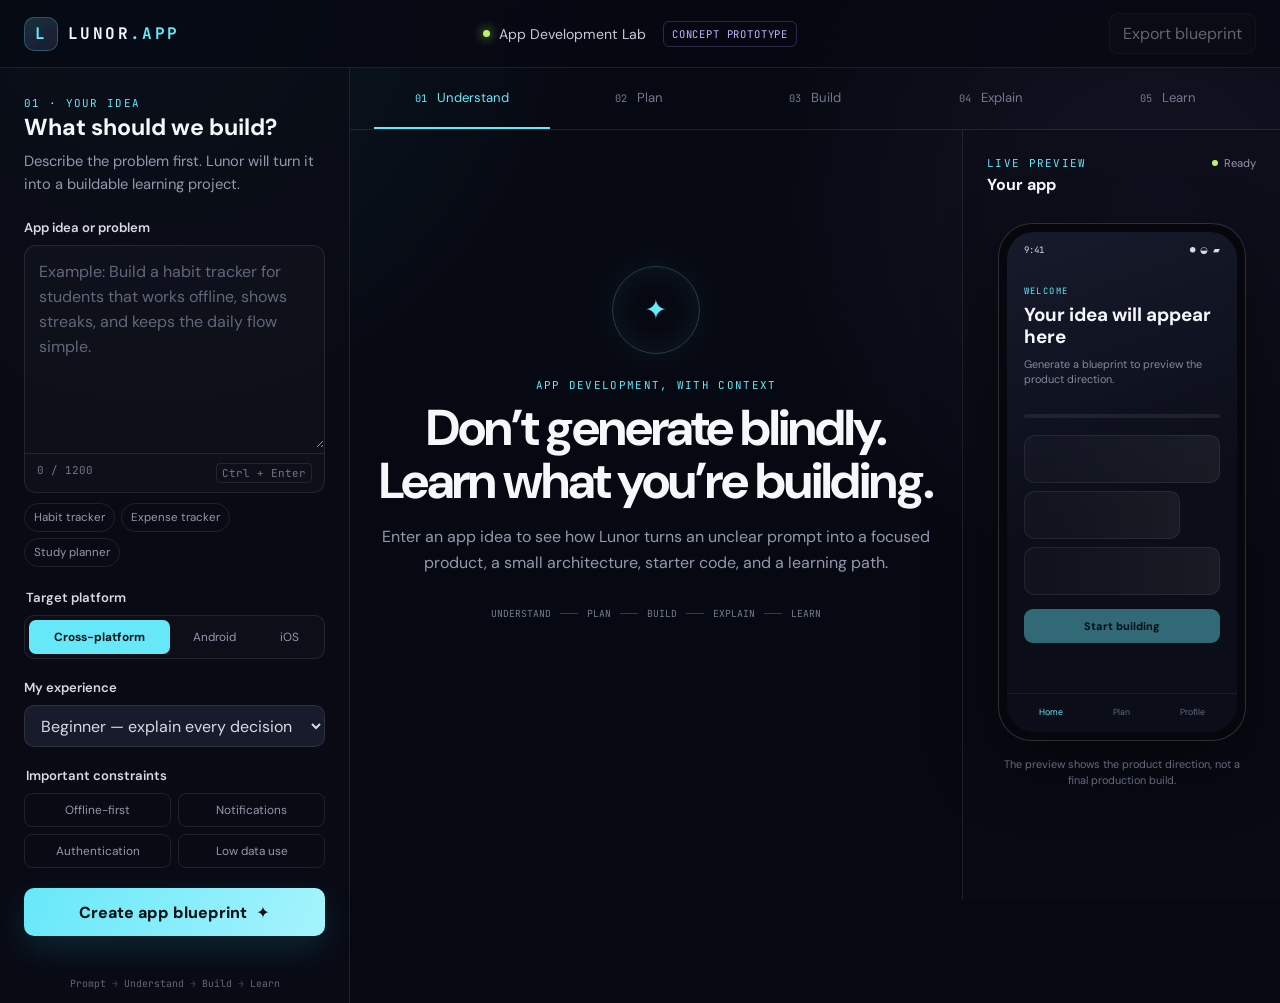
<file: index.html>
<!doctype html>
<html lang="en">
  <head>
    <meta charset="utf-8" />
    <meta name="viewport" content="width=device-width, initial-scale=1" />
    <meta http-equiv="refresh" content="0; url=./static/" />
    <title>Lunor App Studio</title>
  </head>
  <body>
    <p>Opening <a href="./static/">Lunor App Studio</a>…</p>
  </body>
</html>
</file>
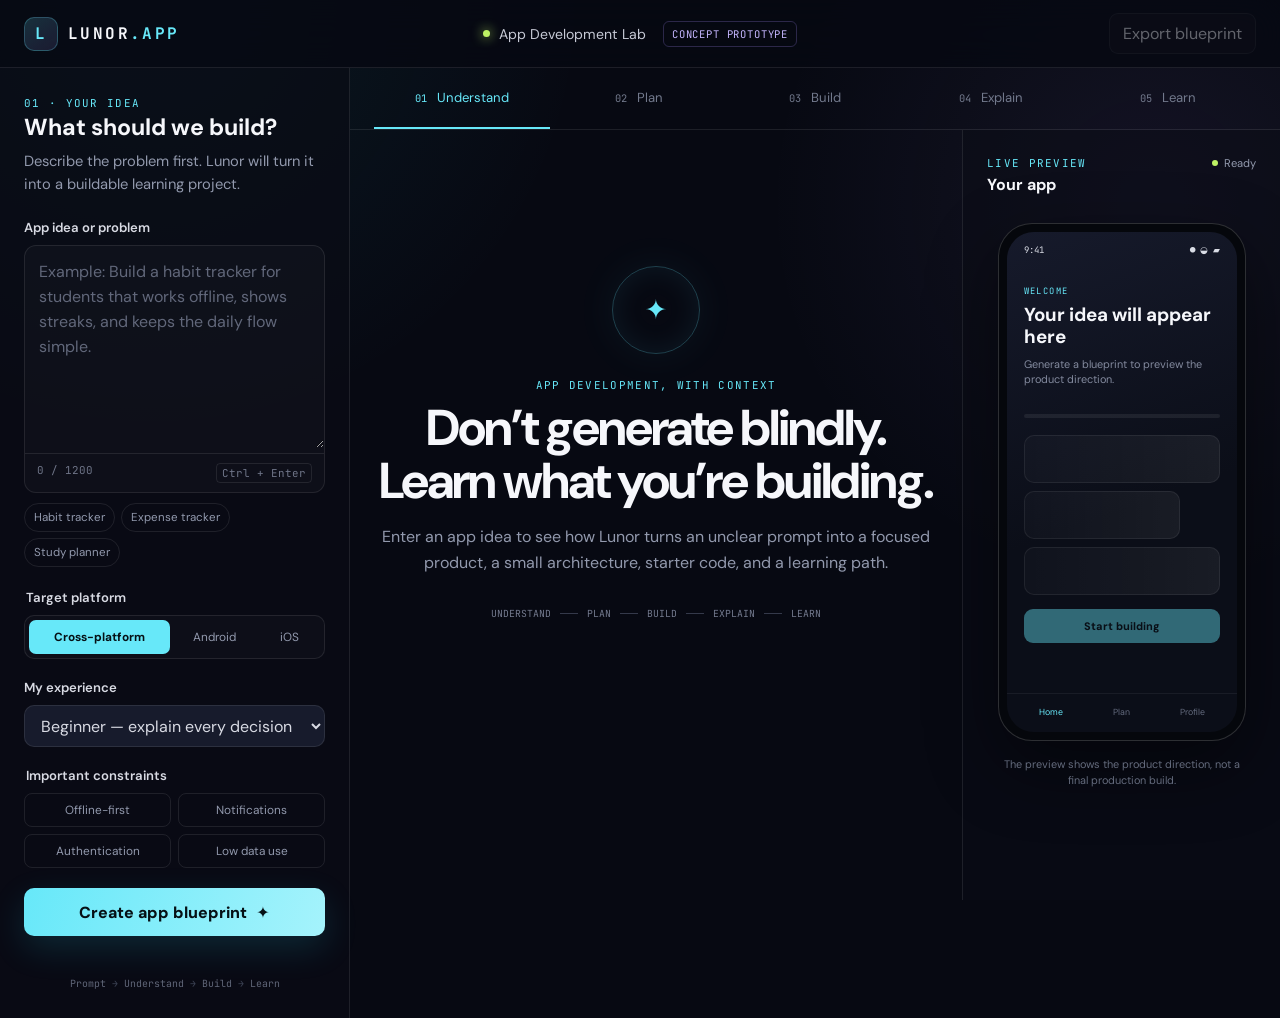
<file: static/index.html>
<!doctype html>
<html lang="en">
  <head>
    <meta charset="utf-8" />
    <meta name="viewport" content="width=device-width, initial-scale=1" />
    <meta
      name="description"
      content="Lunor App Studio turns an app idea into a plan, starter build, explanation, and learning path."
    />
    <title>Lunor App Studio — Concept Prototype</title>
    <link rel="icon" href="./favicon.svg" type="image/svg+xml" />
    <link rel="preconnect" href="https://fonts.googleapis.com" />
    <link rel="preconnect" href="https://fonts.gstatic.com" crossorigin />
    <link
      href="https://fonts.googleapis.com/css2?family=DM+Sans:wght@400;500;600;700&family=JetBrains+Mono:wght@400;500;600&display=swap"
      rel="stylesheet"
    />
    <link rel="stylesheet" href="./styles.css" />
  </head>
  <body>
    <div class="ambient ambient-one"></div>
    <div class="ambient ambient-two"></div>

    <header class="topbar">
      <a class="brand" href="#" aria-label="Lunor App Studio home">
        <span class="brand-mark">L</span>
        <span>LUNOR<span class="brand-muted">.APP</span></span>
      </a>
      <div class="topbar-center">
        <span class="status-dot"></span>
        <span>App Development Lab</span>
        <span class="prototype-pill">CONCEPT PROTOTYPE</span>
      </div>
      <button class="ghost-button" id="exportButton" type="button" disabled>
        Export blueprint
      </button>
    </header>

    <main class="app-shell">
      <aside class="brief-panel" aria-label="App idea controls">
        <div class="panel-heading">
          <p class="kicker">01 · YOUR IDEA</p>
          <h1>What should we build?</h1>
          <p>Describe the problem first. Lunor will turn it into a buildable learning project.</p>
        </div>

        <label class="field-label" for="ideaInput">App idea or problem</label>
        <div class="prompt-box">
          <textarea
            id="ideaInput"
            rows="7"
            maxlength="1200"
            placeholder="Example: Build a habit tracker for students that works offline, shows streaks, and keeps the daily flow simple."
          ></textarea>
          <div class="prompt-footer">
            <span id="charCount">0 / 1200</span>
            <span class="shortcut">Ctrl + Enter</span>
          </div>
        </div>

        <div class="example-row" aria-label="Example prompts">
          <button class="prompt-chip" type="button" data-prompt="Build a habit tracker for students that works offline, shows streaks, and keeps the daily flow simple.">Habit tracker</button>
          <button class="prompt-chip" type="button" data-prompt="Create an expense tracker for college students with simple budgets and weekly spending insights.">Expense tracker</button>
          <button class="prompt-chip" type="button" data-prompt="Plan a study app that turns an exam syllabus into short daily revision sessions.">Study planner</button>
        </div>

        <fieldset class="control-group">
          <legend>Target platform</legend>
          <div class="segmented-control">
            <label><input type="radio" name="platform" value="cross-platform" checked /><span>Cross-platform</span></label>
            <label><input type="radio" name="platform" value="android" /><span>Android</span></label>
            <label><input type="radio" name="platform" value="ios" /><span>iOS</span></label>
          </div>
        </fieldset>

        <div class="control-group">
          <label class="field-label" for="experienceSelect">My experience</label>
          <select id="experienceSelect">
            <option value="beginner">Beginner — explain every decision</option>
            <option value="intermediate">Intermediate — focus on structure</option>
            <option value="advanced">Advanced — include trade-offs</option>
          </select>
        </div>

        <fieldset class="control-group">
          <legend>Important constraints</legend>
          <div class="constraint-grid">
            <label><input type="checkbox" value="offline-first" /><span>Offline-first</span></label>
            <label><input type="checkbox" value="notifications" /><span>Notifications</span></label>
            <label><input type="checkbox" value="authentication" /><span>Authentication</span></label>
            <label><input type="checkbox" value="low-data" /><span>Low data use</span></label>
          </div>
        </fieldset>

        <div class="generate-wrap">
          <button class="primary-button" id="generateButton" type="button">
            <span>Create app blueprint</span>
            <span aria-hidden="true">✦</span>
          </button>
          <p class="form-error" id="formError" role="alert"></p>
        </div>

        <div class="how-it-works">
          <span>Prompt</span><b>→</b><span>Understand</span><b>→</b><span>Build</span><b>→</b><span>Learn</span>
        </div>
      </aside>

      <section class="workspace" aria-label="Generated app workspace">
        <nav class="stage-nav" aria-label="Blueprint stages">
          <button class="stage-tab active" type="button" data-stage="understand"><span>01</span> Understand</button>
          <button class="stage-tab" type="button" data-stage="plan"><span>02</span> Plan</button>
          <button class="stage-tab" type="button" data-stage="build"><span>03</span> Build</button>
          <button class="stage-tab" type="button" data-stage="explain"><span>04</span> Explain</button>
          <button class="stage-tab" type="button" data-stage="learn"><span>05</span> Learn</button>
        </nav>

        <div class="workspace-grid">
          <div class="stage-surface" id="stageContent">
            <div class="empty-state">
              <div class="empty-orbit" aria-hidden="true"><span>✦</span></div>
              <p class="kicker">APP DEVELOPMENT, WITH CONTEXT</p>
              <h2>Don’t generate blindly.<br />Learn what you’re building.</h2>
              <p>
                Enter an app idea to see how Lunor turns an unclear prompt into a focused product,
                a small architecture, starter code, and a learning path.
              </p>
              <div class="empty-steps" aria-label="Five-stage workflow">
                <span>UNDERSTAND</span><i></i><span>PLAN</span><i></i><span>BUILD</span><i></i><span>EXPLAIN</span><i></i><span>LEARN</span>
              </div>
            </div>
          </div>

          <aside class="preview-panel" aria-label="Interactive app preview">
            <div class="preview-heading">
              <div>
                <p class="kicker">LIVE PREVIEW</p>
                <h2 id="previewTitle">Your app</h2>
              </div>
              <span class="preview-status"><span></span> Ready</span>
            </div>

            <div class="phone-frame" aria-label="Generated mobile app preview">
              <div class="phone-screen">
                <div class="phone-status"><span>9:41</span><span>● ◒ ▰</span></div>
                <div class="phone-content">
                  <p class="phone-eyebrow" id="phoneEyebrow">WELCOME</p>
                  <h3 id="phoneGreeting">Your idea will appear here</h3>
                  <p id="phoneSubtitle">Generate a blueprint to preview the product direction.</p>
                  <div class="mini-progress"><span id="miniProgress"></span></div>
                  <div class="phone-card-list" id="phoneCards">
                    <div class="phone-card skeleton"></div>
                    <div class="phone-card skeleton short"></div>
                    <div class="phone-card skeleton"></div>
                  </div>
                  <button class="phone-action" id="phoneAction" type="button" disabled>Start building</button>
                </div>
                <div class="phone-tabs" id="phoneTabs">
                  <span class="active">Home</span><span>Plan</span><span>Profile</span>
                </div>
              </div>
            </div>
            <p class="preview-note">The preview shows the product direction, not a final production build.</p>
          </aside>
        </div>
      </section>
    </main>

    <div class="toast" id="toast" role="status" aria-live="polite"></div>
    <script src="./app.js"></script>
  </body>
</html>
</file>
<file: static/styles.css>
:root {
  color-scheme: dark;
  --bg: #070912;
  --panel: rgba(15, 18, 31, 0.88);
  --panel-strong: #111525;
  --panel-soft: #171b2c;
  --line: rgba(255, 255, 255, 0.09);
  --line-bright: rgba(103, 232, 249, 0.25);
  --text: #f6f7fb;
  --muted: #9299ad;
  --cyan: #67e8f9;
  --cyan-strong: #22d3ee;
  --violet: #a78bfa;
  --lime: #bef264;
  --danger: #fb7185;
  --mono: "JetBrains Mono", monospace;
  --sans: "DM Sans", system-ui, sans-serif;
}

* { box-sizing: border-box; }

html { min-width: 320px; background: var(--bg); }

body {
  margin: 0;
  min-height: 100vh;
  overflow-x: hidden;
  color: var(--text);
  background:
    radial-gradient(circle at 12% 0%, rgba(34, 211, 238, 0.08), transparent 27rem),
    radial-gradient(circle at 90% 20%, rgba(167, 139, 250, 0.08), transparent 24rem),
    var(--bg);
  font-family: var(--sans);
  font-size: 16px;
}

button, textarea, select, input { font: inherit; }
button, select, label { -webkit-tap-highlight-color: transparent; }
button { color: inherit; }

.ambient {
  position: fixed;
  z-index: -1;
  border-radius: 999px;
  filter: blur(80px);
  pointer-events: none;
  opacity: 0.16;
}
.ambient-one { width: 22rem; height: 22rem; top: -11rem; left: 22%; background: var(--cyan); }
.ambient-two { width: 20rem; height: 20rem; right: -8rem; bottom: 2rem; background: var(--violet); }

.topbar {
  position: sticky;
  top: 0;
  z-index: 20;
  height: 68px;
  padding: 0 24px;
  display: grid;
  grid-template-columns: 1fr auto 1fr;
  align-items: center;
  border-bottom: 1px solid var(--line);
  background: rgba(7, 9, 18, 0.84);
  backdrop-filter: blur(18px);
}

.brand {
  display: inline-flex;
  width: fit-content;
  align-items: center;
  gap: 10px;
  color: var(--text);
  text-decoration: none;
  font-family: var(--mono);
  font-weight: 700;
  letter-spacing: 0.15em;
}
.brand-mark {
  width: 34px;
  height: 34px;
  display: grid;
  place-items: center;
  border: 1px solid var(--line-bright);
  border-radius: 10px;
  background: linear-gradient(145deg, rgba(103, 232, 249, 0.18), rgba(167, 139, 250, 0.13));
  color: var(--cyan);
}
.brand-muted { color: var(--cyan); }

.topbar-center {
  display: flex;
  align-items: center;
  gap: 9px;
  color: #c7cad6;
  font-size: 0.88rem;
}
.status-dot { width: 7px; height: 7px; border-radius: 50%; background: var(--lime); box-shadow: 0 0 12px var(--lime); }
.prototype-pill {
  margin-left: 8px;
  padding: 5px 8px;
  border: 1px solid rgba(167, 139, 250, 0.24);
  border-radius: 6px;
  color: #c4b5fd;
  font-family: var(--mono);
  font-size: 0.66rem;
  letter-spacing: 0.08em;
}

.ghost-button {
  justify-self: end;
  border: 1px solid var(--line);
  border-radius: 9px;
  padding: 9px 13px;
  background: rgba(255, 255, 255, 0.03);
  cursor: pointer;
}
.ghost-button:hover:not(:disabled) { border-color: var(--line-bright); background: rgba(103, 232, 249, 0.07); }
.ghost-button:disabled { opacity: 0.38; cursor: not-allowed; }

.app-shell {
  min-height: calc(100vh - 68px);
  display: grid;
  grid-template-columns: 350px minmax(0, 1fr);
}

.brief-panel {
  position: relative;
  padding: 28px 24px;
  border-right: 1px solid var(--line);
  background: rgba(10, 12, 22, 0.72);
}
.panel-heading h1, .preview-heading h2 { margin: 4px 0 8px; }
.panel-heading h1 { font-size: 1.45rem; line-height: 1.2; }
.panel-heading p:last-child { margin: 0 0 24px; color: var(--muted); line-height: 1.55; font-size: 0.92rem; }
.kicker { margin: 0; color: var(--cyan); font-family: var(--mono); font-size: 0.68rem; letter-spacing: 0.12em; }

.field-label, .control-group legend {
  display: block;
  margin: 0 0 9px;
  color: #d8dae3;
  font-size: 0.82rem;
  font-weight: 600;
}
.prompt-box {
  overflow: hidden;
  border: 1px solid var(--line);
  border-radius: 12px;
  background: rgba(255, 255, 255, 0.025);
  transition: border-color 160ms ease, box-shadow 160ms ease;
}
.prompt-box:focus-within { border-color: rgba(103, 232, 249, 0.5); box-shadow: 0 0 0 3px rgba(103, 232, 249, 0.07); }
textarea {
  width: 100%;
  min-height: 145px;
  resize: vertical;
  border: 0;
  outline: 0;
  padding: 14px;
  color: var(--text);
  background: transparent;
  line-height: 1.55;
}
textarea::placeholder { color: #61677a; }
.prompt-footer { display: flex; justify-content: space-between; padding: 9px 12px; border-top: 1px solid var(--line); color: #6f7588; font-family: var(--mono); font-size: 0.68rem; }
.shortcut { padding: 2px 5px; border: 1px solid var(--line); border-radius: 4px; }

.example-row { display: flex; flex-wrap: wrap; gap: 6px; margin: 10px 0 22px; }
.prompt-chip {
  border: 1px solid var(--line);
  border-radius: 999px;
  padding: 6px 9px;
  background: transparent;
  color: var(--muted);
  font-size: 0.72rem;
  cursor: pointer;
}
.prompt-chip:hover { border-color: var(--line-bright); color: var(--cyan); }

.control-group { margin: 0 0 20px; padding: 0; border: 0; }
.segmented-control { display: grid; grid-template-columns: 1.4fr 0.8fr 0.6fr; gap: 5px; padding: 4px; border: 1px solid var(--line); border-radius: 10px; background: rgba(255, 255, 255, 0.02); }
.segmented-control label, .constraint-grid label { cursor: pointer; }
.segmented-control input, .constraint-grid input { position: absolute; opacity: 0; pointer-events: none; }
.segmented-control span { display: grid; place-items: center; min-height: 34px; border-radius: 7px; color: var(--muted); font-size: 0.74rem; }
.segmented-control input:checked + span { color: #051015; background: var(--cyan); font-weight: 700; }

select {
  width: 100%;
  min-height: 42px;
  border: 1px solid var(--line);
  border-radius: 10px;
  padding: 0 12px;
  outline: 0;
  color: #d8dae3;
  background: var(--panel-soft);
}
select:focus { border-color: rgba(103, 232, 249, 0.5); }

.constraint-grid { display: grid; grid-template-columns: 1fr 1fr; gap: 7px; }
.constraint-grid span { display: flex; align-items: center; justify-content: center; min-height: 34px; border: 1px solid var(--line); border-radius: 8px; color: var(--muted); font-size: 0.74rem; }
.constraint-grid input:checked + span { border-color: rgba(167, 139, 250, 0.45); color: #ddd6fe; background: rgba(167, 139, 250, 0.11); }

.primary-button {
  width: 100%;
  min-height: 48px;
  display: flex;
  align-items: center;
  justify-content: center;
  gap: 9px;
  border: 0;
  border-radius: 10px;
  color: #061015;
  background: linear-gradient(110deg, var(--cyan), #a5f3fc);
  box-shadow: 0 12px 34px rgba(34, 211, 238, 0.15);
  font-weight: 800;
  cursor: pointer;
}
.primary-button:hover { transform: translateY(-1px); box-shadow: 0 15px 38px rgba(34, 211, 238, 0.22); }
.primary-button:disabled { opacity: 0.55; cursor: progress; transform: none; }
.form-error { min-height: 18px; margin: 7px 0 0; color: var(--danger); font-size: 0.76rem; }
.how-it-works { display: flex; flex-wrap: wrap; align-items: center; justify-content: center; gap: 6px; margin-top: 16px; color: #606678; font-family: var(--mono); font-size: 0.62rem; }
.how-it-works b { color: #3d4355; }

.workspace { min-width: 0; }
.stage-nav {
  min-height: 62px;
  display: grid;
  grid-template-columns: repeat(5, minmax(0, 1fr));
  padding: 0 24px;
  border-bottom: 1px solid var(--line);
}
.stage-tab {
  position: relative;
  border: 0;
  border-bottom: 2px solid transparent;
  background: transparent;
  color: #72798c;
  cursor: pointer;
  font-size: 0.82rem;
}
.stage-tab span { margin-right: 6px; font-family: var(--mono); font-size: 0.65rem; }
.stage-tab:hover { color: #cbd0dc; }
.stage-tab.active { color: var(--cyan); border-bottom-color: var(--cyan); }
.stage-tab.complete::after { content: ""; position: absolute; top: 15px; right: 13px; width: 5px; height: 5px; border-radius: 50%; background: var(--lime); }

.workspace-grid { min-height: calc(100vh - 130px); display: grid; grid-template-columns: minmax(0, 1fr) 318px; }
.stage-surface { min-width: 0; padding: 28px; overflow: auto; }
.preview-panel { padding: 26px 24px; border-left: 1px solid var(--line); background: rgba(10, 12, 22, 0.52); }
.preview-heading { display: flex; align-items: start; justify-content: space-between; margin-bottom: 20px; }
.preview-heading h2 { font-size: 1rem; }
.preview-status { display: inline-flex; align-items: center; gap: 6px; color: var(--muted); font-size: 0.7rem; }
.preview-status span { width: 6px; height: 6px; border-radius: 50%; background: var(--lime); }

.phone-frame { width: 248px; margin: 0 auto; padding: 8px; border: 1px solid rgba(255, 255, 255, 0.16); border-radius: 34px; background: #05070c; box-shadow: 0 26px 70px rgba(0, 0, 0, 0.45); }
.phone-screen { min-height: 500px; overflow: hidden; display: flex; flex-direction: column; border-radius: 27px; background: linear-gradient(160deg, #161a2b, #0b0e18 55%); }
.phone-status { display: flex; justify-content: space-between; padding: 12px 17px 9px; color: #d9dce5; font-family: var(--mono); font-size: 0.56rem; }
.phone-content { flex: 1; padding: 20px 17px 12px; }
.phone-eyebrow { margin: 0 0 7px; color: var(--cyan); font-family: var(--mono); font-size: 0.55rem; letter-spacing: 0.16em; }
.phone-content h3 { margin: 0 0 8px; font-size: 1.18rem; line-height: 1.18; }
.phone-content > p:not(.phone-eyebrow) { min-height: 40px; margin: 0; color: #838a9e; font-size: 0.68rem; line-height: 1.45; }
.mini-progress { height: 4px; margin: 17px 0; overflow: hidden; border-radius: 999px; background: rgba(255, 255, 255, 0.07); }
.mini-progress span { display: block; width: 0; height: 100%; border-radius: inherit; background: linear-gradient(90deg, var(--cyan), var(--violet)); transition: width 500ms ease; }
.phone-card-list { display: grid; gap: 8px; }
.phone-card { display: flex; align-items: center; gap: 9px; min-height: 48px; padding: 10px; border: 1px solid rgba(255, 255, 255, 0.07); border-radius: 10px; background: rgba(255, 255, 255, 0.035); }
.phone-card .card-check { width: 20px; height: 20px; display: grid; place-items: center; flex: 0 0 auto; border: 1px solid rgba(103, 232, 249, 0.35); border-radius: 6px; color: var(--cyan); font-size: 0.62rem; }
.phone-card strong { display: block; font-size: 0.68rem; }
.phone-card small { color: #686f82; font-size: 0.55rem; }
.phone-card.skeleton { min-height: 48px; background: linear-gradient(90deg, rgba(255,255,255,.025), rgba(255,255,255,.06), rgba(255,255,255,.025)); background-size: 200% 100%; animation: shimmer 1.8s infinite; }
.phone-card.skeleton.short { width: 80%; }
.phone-action { width: 100%; margin-top: 14px; padding: 10px; border: 0; border-radius: 9px; color: #071015; background: var(--cyan); font-size: 0.68rem; font-weight: 800; }
.phone-action:disabled { opacity: 0.42; }
.phone-tabs { display: grid; grid-template-columns: repeat(3, 1fr); padding: 12px 9px 14px; border-top: 1px solid rgba(255, 255, 255, 0.06); color: #646b7e; font-size: 0.55rem; text-align: center; }
.phone-tabs .active { color: var(--cyan); }
.preview-note { max-width: 250px; margin: 16px auto 0; color: #646b7d; font-size: 0.68rem; line-height: 1.45; text-align: center; }

.empty-state { max-width: 650px; min-height: 570px; margin: auto; display: flex; flex-direction: column; align-items: center; justify-content: center; text-align: center; }
.empty-orbit { width: 88px; height: 88px; display: grid; place-items: center; margin-bottom: 24px; border: 1px solid rgba(103, 232, 249, 0.25); border-radius: 50%; box-shadow: inset 0 0 30px rgba(103, 232, 249, 0.08), 0 0 45px rgba(103, 232, 249, 0.06); }
.empty-orbit span { color: var(--cyan); font-size: 1.7rem; }
.empty-state h2 { margin: 10px 0 15px; font-size: clamp(1.8rem, 4vw, 3.15rem); line-height: 1.06; letter-spacing: -0.04em; }
.empty-state > p:not(.kicker) { max-width: 560px; margin: 0; color: var(--muted); line-height: 1.65; }
.empty-steps { display: flex; align-items: center; gap: 9px; margin-top: 31px; color: #737a8e; font-family: var(--mono); font-size: 0.61rem; }
.empty-steps i { width: 18px; height: 1px; background: #34394a; }

.stage-header { display: flex; align-items: start; justify-content: space-between; gap: 18px; margin-bottom: 25px; }
.stage-header h2 { margin: 5px 0 7px; font-size: clamp(1.5rem, 3vw, 2.15rem); letter-spacing: -0.025em; }
.stage-header p:last-child { max-width: 630px; margin: 0; color: var(--muted); line-height: 1.55; }
.confidence { flex: 0 0 auto; padding: 7px 9px; border: 1px solid rgba(190, 242, 100, 0.2); border-radius: 8px; color: var(--lime); font-family: var(--mono); font-size: 0.66rem; }

.content-grid { display: grid; grid-template-columns: repeat(2, minmax(0, 1fr)); gap: 12px; }
.info-card { min-width: 0; padding: 17px; border: 1px solid var(--line); border-radius: 12px; background: rgba(255, 255, 255, 0.025); }
.info-card.span-two { grid-column: 1 / -1; }
.info-card .card-label { margin: 0 0 8px; color: var(--violet); font-family: var(--mono); font-size: 0.64rem; letter-spacing: 0.1em; }
.info-card h3 { margin: 0 0 8px; font-size: 0.98rem; }
.info-card p { margin: 0; color: #a1a7b8; line-height: 1.55; font-size: 0.84rem; }
.clean-list { display: grid; gap: 9px; margin: 0; padding: 0; list-style: none; }
.clean-list li { position: relative; padding-left: 17px; color: #a8aebd; font-size: 0.82rem; line-height: 1.5; }
.clean-list li::before { content: ""; position: absolute; top: 0.58em; left: 0; width: 6px; height: 6px; border-radius: 2px; background: var(--cyan); }

.stage-footer { display: flex; align-items: center; justify-content: space-between; gap: 12px; margin-top: 20px; padding-top: 18px; border-top: 1px solid var(--line); }
.stage-footer p { margin: 0; color: #646b7d; font-size: 0.72rem; }
.next-button { border: 1px solid rgba(103, 232, 249, 0.25); border-radius: 9px; padding: 9px 13px; background: rgba(103, 232, 249, 0.09); color: var(--cyan); cursor: pointer; }
.next-button:hover { background: rgba(103, 232, 249, 0.15); }

.stack-grid { display: grid; grid-template-columns: repeat(2, minmax(0, 1fr)); gap: 9px; }
.stack-item { padding: 13px; border: 1px solid var(--line); border-radius: 9px; background: rgba(0,0,0,.12); }
.stack-item small { display: block; margin-bottom: 5px; color: #6d7487; font-family: var(--mono); font-size: 0.61rem; text-transform: uppercase; }
.stack-item strong { font-size: 0.78rem; }
.architecture-flow { display: flex; align-items: stretch; gap: 6px; overflow-x: auto; padding-bottom: 3px; }
.architecture-flow span { min-width: max-content; flex: 1; padding: 12px 9px; border: 1px solid var(--line); border-radius: 8px; color: #b6bbca; background: rgba(255,255,255,.025); font-size: 0.7rem; text-align: center; }
.architecture-flow b { align-self: center; color: #4e5568; font-weight: 400; }
.milestone-row { display: grid; grid-template-columns: repeat(4, minmax(0, 1fr)); gap: 8px; }
.milestone { padding: 12px; border-left: 2px solid var(--violet); background: rgba(167, 139, 250, 0.05); }
.milestone strong { display: block; margin-bottom: 4px; font-size: 0.75rem; }
.milestone small { color: #72798d; font-family: var(--mono); font-size: 0.61rem; }

.code-workspace { overflow: hidden; border: 1px solid var(--line); border-radius: 12px; background: #090b13; }
.code-toolbar { display: flex; align-items: center; justify-content: space-between; min-height: 44px; padding: 0 12px; border-bottom: 1px solid var(--line); }
.file-tabs { display: flex; min-width: 0; overflow-x: auto; }
.file-tab { flex: 0 0 auto; border: 0; border-bottom: 2px solid transparent; padding: 13px 10px 11px; background: transparent; color: #747b8e; font-family: var(--mono); font-size: 0.65rem; cursor: pointer; }
.file-tab.active { color: var(--cyan); border-bottom-color: var(--cyan); }
.copy-code { border: 1px solid var(--line); border-radius: 6px; padding: 5px 8px; background: transparent; color: #969daf; font-size: 0.65rem; cursor: pointer; }
pre { min-height: 360px; margin: 0; overflow: auto; padding: 20px; color: #d8dee9; font-family: var(--mono); font-size: 0.72rem; line-height: 1.65; tab-size: 2; }
.build-summary { display: grid; grid-template-columns: repeat(4, minmax(0, 1fr)); gap: 8px; margin-bottom: 12px; }
.build-step { padding: 12px; border: 1px solid var(--line); border-radius: 9px; color: #9299aa; font-size: 0.72rem; }
.build-step span { display: block; margin-bottom: 6px; color: var(--cyan); font-family: var(--mono); font-size: 0.61rem; }

.decision-list { display: grid; gap: 10px; }
.decision { padding: 17px; border: 1px solid var(--line); border-radius: 11px; background: rgba(255,255,255,.022); }
.decision-top { display: flex; align-items: start; justify-content: space-between; gap: 12px; }
.decision h3 { margin: 0 0 7px; font-size: 0.95rem; }
.decision p { margin: 0; color: #9aa1b3; line-height: 1.55; font-size: 0.82rem; }
.decision-number { color: var(--cyan); font-family: var(--mono); font-size: 0.66rem; }
.tradeoff-box { margin-top: 12px; padding: 17px; border: 1px solid rgba(167,139,250,.18); border-radius: 11px; background: rgba(167,139,250,.055); }
.tradeoff-box h3 { margin: 0 0 10px; font-size: 0.86rem; color: #c4b5fd; }

.learning-path { position: relative; display: grid; gap: 0; }
.learning-item { position: relative; display: grid; grid-template-columns: 42px minmax(0, 1fr) auto; align-items: center; gap: 12px; padding: 14px 0; }
.learning-item:not(:last-child)::after { content: ""; position: absolute; left: 20px; top: 49px; bottom: -5px; width: 1px; background: var(--line); }
.learning-step { width: 40px; height: 40px; display: grid; place-items: center; border: 1px solid rgba(103,232,249,.25); border-radius: 11px; color: var(--cyan); background: rgba(103,232,249,.06); font-family: var(--mono); font-size: 0.7rem; }
.learning-item h3 { margin: 0 0 4px; font-size: 0.88rem; }
.learning-item p { margin: 0; color: #747b8e; font-size: 0.72rem; }
.duration { color: #7f879a; font-family: var(--mono); font-size: 0.65rem; }
.checkpoint { margin-top: 15px; padding: 17px; border: 1px solid rgba(190,242,100,.16); border-radius: 11px; background: rgba(190,242,100,.045); }
.checkpoint strong { display: block; margin-bottom: 6px; color: var(--lime); font-size: 0.76rem; }
.checkpoint p { margin: 0; color: #a3aab9; font-size: 0.82rem; line-height: 1.5; }

.loading-state { min-height: 520px; display: grid; place-items: center; text-align: center; }
.loading-core { width: 70px; height: 70px; display: grid; place-items: center; margin: 0 auto 18px; border: 1px solid var(--line-bright); border-radius: 50%; animation: pulse 1.2s infinite; color: var(--cyan); }
.loading-state h2 { margin: 0 0 8px; font-size: 1.35rem; }
.loading-state p { margin: 0; color: var(--muted); }

.toast { position: fixed; right: 22px; bottom: 22px; z-index: 50; transform: translateY(90px); opacity: 0; padding: 11px 14px; border: 1px solid var(--line-bright); border-radius: 9px; color: #d9fbff; background: #111827; box-shadow: 0 16px 40px rgba(0,0,0,.4); font-size: 0.78rem; transition: 220ms ease; }
.toast.show { transform: translateY(0); opacity: 1; }

@keyframes shimmer { to { background-position: -200% 0; } }
@keyframes pulse { 50% { transform: scale(1.05); box-shadow: 0 0 35px rgba(103,232,249,.16); } }

@media (max-width: 1120px) {
  .app-shell { grid-template-columns: 320px minmax(0, 1fr); }
  .workspace-grid { grid-template-columns: minmax(0, 1fr); }
  .preview-panel { display: none; }
}

@media (max-width: 820px) {
  .topbar { grid-template-columns: 1fr auto; padding: 0 16px; }
  .topbar-center { display: none; }
  .app-shell { display: block; }
  .brief-panel { border-right: 0; border-bottom: 1px solid var(--line); }
  .stage-nav { position: sticky; top: 68px; z-index: 10; overflow-x: auto; grid-template-columns: repeat(5, minmax(110px, 1fr)); padding: 0 12px; background: rgba(7,9,18,.95); }
  .stage-surface { padding: 22px 16px; }
  .empty-state { min-height: 430px; }
  .content-grid, .stack-grid { grid-template-columns: 1fr; }
  .info-card.span-two { grid-column: auto; }
  .milestone-row, .build-summary { grid-template-columns: 1fr 1fr; }
}

@media (max-width: 520px) {
  .topbar { height: 60px; }
  .brand { font-size: 0.84rem; }
  .brand-mark { width: 30px; height: 30px; }
  .ghost-button { padding: 8px 9px; font-size: 0.72rem; }
  .brief-panel { padding: 22px 16px; }
  .segmented-control { grid-template-columns: 1fr; }
  .constraint-grid { grid-template-columns: 1fr; }
  .stage-nav { top: 60px; }
  .stage-header { display: block; }
  .confidence { display: inline-block; margin-top: 12px; }
  .empty-steps { flex-wrap: wrap; justify-content: center; }
  .milestone-row, .build-summary { grid-template-columns: 1fr; }
  .learning-item { grid-template-columns: 42px minmax(0, 1fr); }
  .duration { grid-column: 2; }
}

@media (prefers-reduced-motion: reduce) {
  *, *::before, *::after { scroll-behavior: auto !important; animation-duration: 0.01ms !important; animation-iteration-count: 1 !important; transition-duration: 0.01ms !important; }
}
</file>
